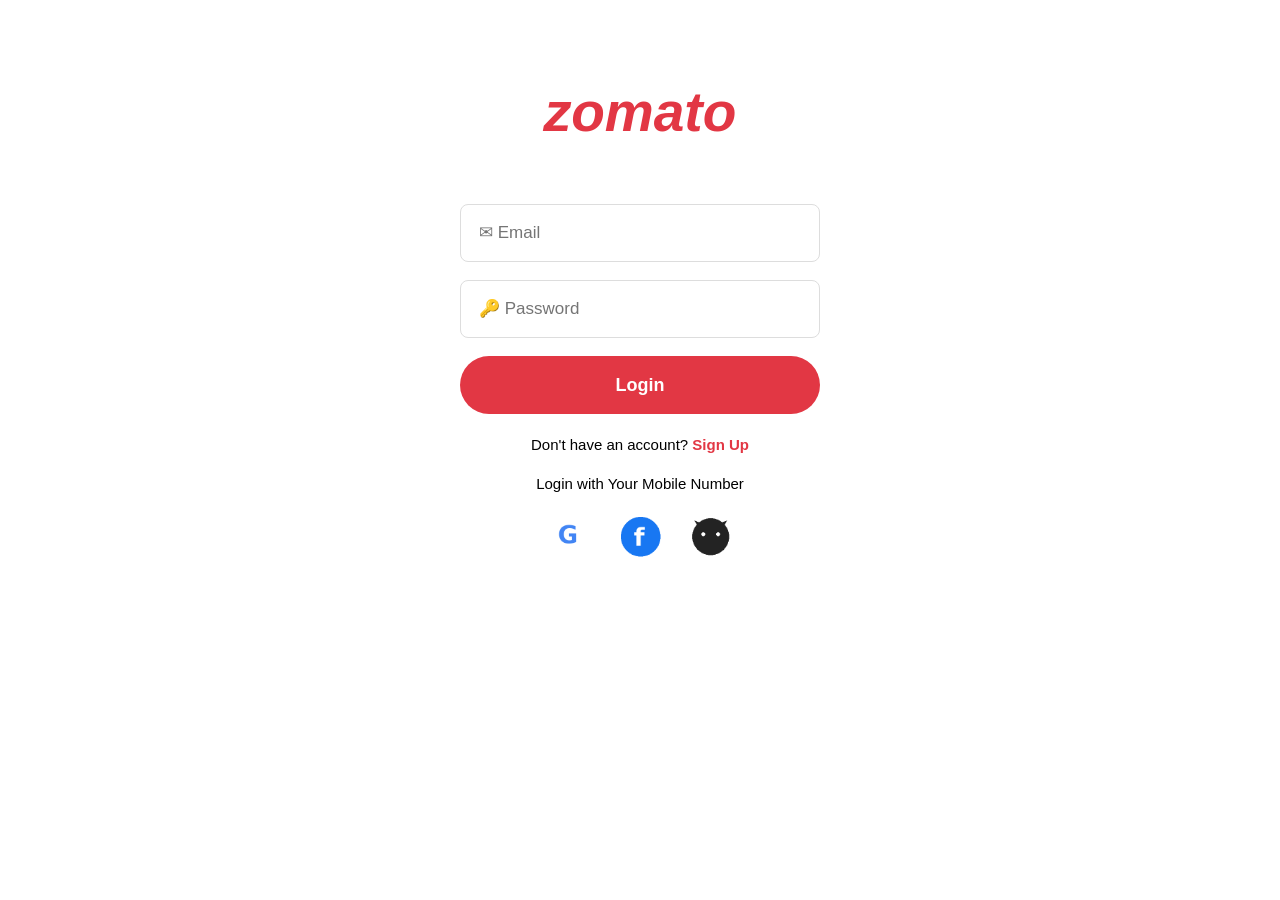
<file: .vscode/login.html>
<!DOCTYPE html>
<html>

<head>

    <title>Zomato Login</title>

    <link rel="stylesheet" href="login.css">

</head>

<body>

    <div class="login-container">

        <div class="login-logo">
            zomato
        </div>

        <div class="login-form">

            <input type="email" placeholder="✉ Email">

            <input type="password" placeholder="🔑 Password">

            <button id="loginBtn">Login</button>

            <p class="signup-text">
                Don't have an account?
                <a href="#">Sign Up</a>
            </p>

            <p class="mobile-login">
                Login with Your Mobile Number
            </p>

            <div class="social-login">

                <img src="google.png">

                <img src="facebook.png">

                <img src="github.png">

            </div>

        </div>

    </div>
    <script src="script.js"></script>

</body>

</html>
</file>
<file: .vscode/login.css>
* {
    margin: 0;
    padding: 0;
    box-sizing: border-box;
}

body {
    font-family: Arial, sans-serif;
    background: white;
}

/* MAIN */

.login-container {
    min-height: 100vh;

    display: flex;
    flex-direction: column;
    align-items: center;

    padding-top: 80px;
}


/* ZOMATO */

.login-logo {
    font-size: 55px;
    font-weight: bold;
    font-style: italic;

    color: #e23744;

    margin-bottom: 60px;
}


/* FORM */

.login-form {
    width: 360px;
}


/* INPUT */

.login-form input {
    width: 100%;
    height: 58px;

    padding: 0 18px;

    margin-bottom: 18px;

    border: 1px solid #ddd;
    border-radius: 8px;

    font-size: 17px;

    outline: none;
}

.login-form input:focus {
    border-color: #e23744;
}


/* LOGIN BUTTON */

.login-form button {
    width: 100%;
    height: 58px;

    border: none;
    border-radius: 30px;

    background-color: #e23744;
    color: white;

    font-size: 18px;
    font-weight: bold;

    cursor: pointer;
}

.login-form button:hover {
    background-color: #c92f3b;
}


/* SIGN UP */

.signup-text {
    text-align: center;

    margin-top: 22px;

    font-size: 15px;
}

.signup-text a {
    color: #e23744;

    font-weight: bold;

    text-decoration: none;
}


/* MOBILE LOGIN */

.mobile-login {
    text-align: center;

    margin-top: 22px;

    font-size: 15px;
}


/* SOCIAL ICONS */

.social-login {
    display: flex;

    justify-content: center;
    align-items: center;

    gap: 25px;

    margin-top: 22px;
}

.social-login img {
    width: 45px;
    height: 45px;

    object-fit: contain;

    cursor: pointer;
}
</file>
